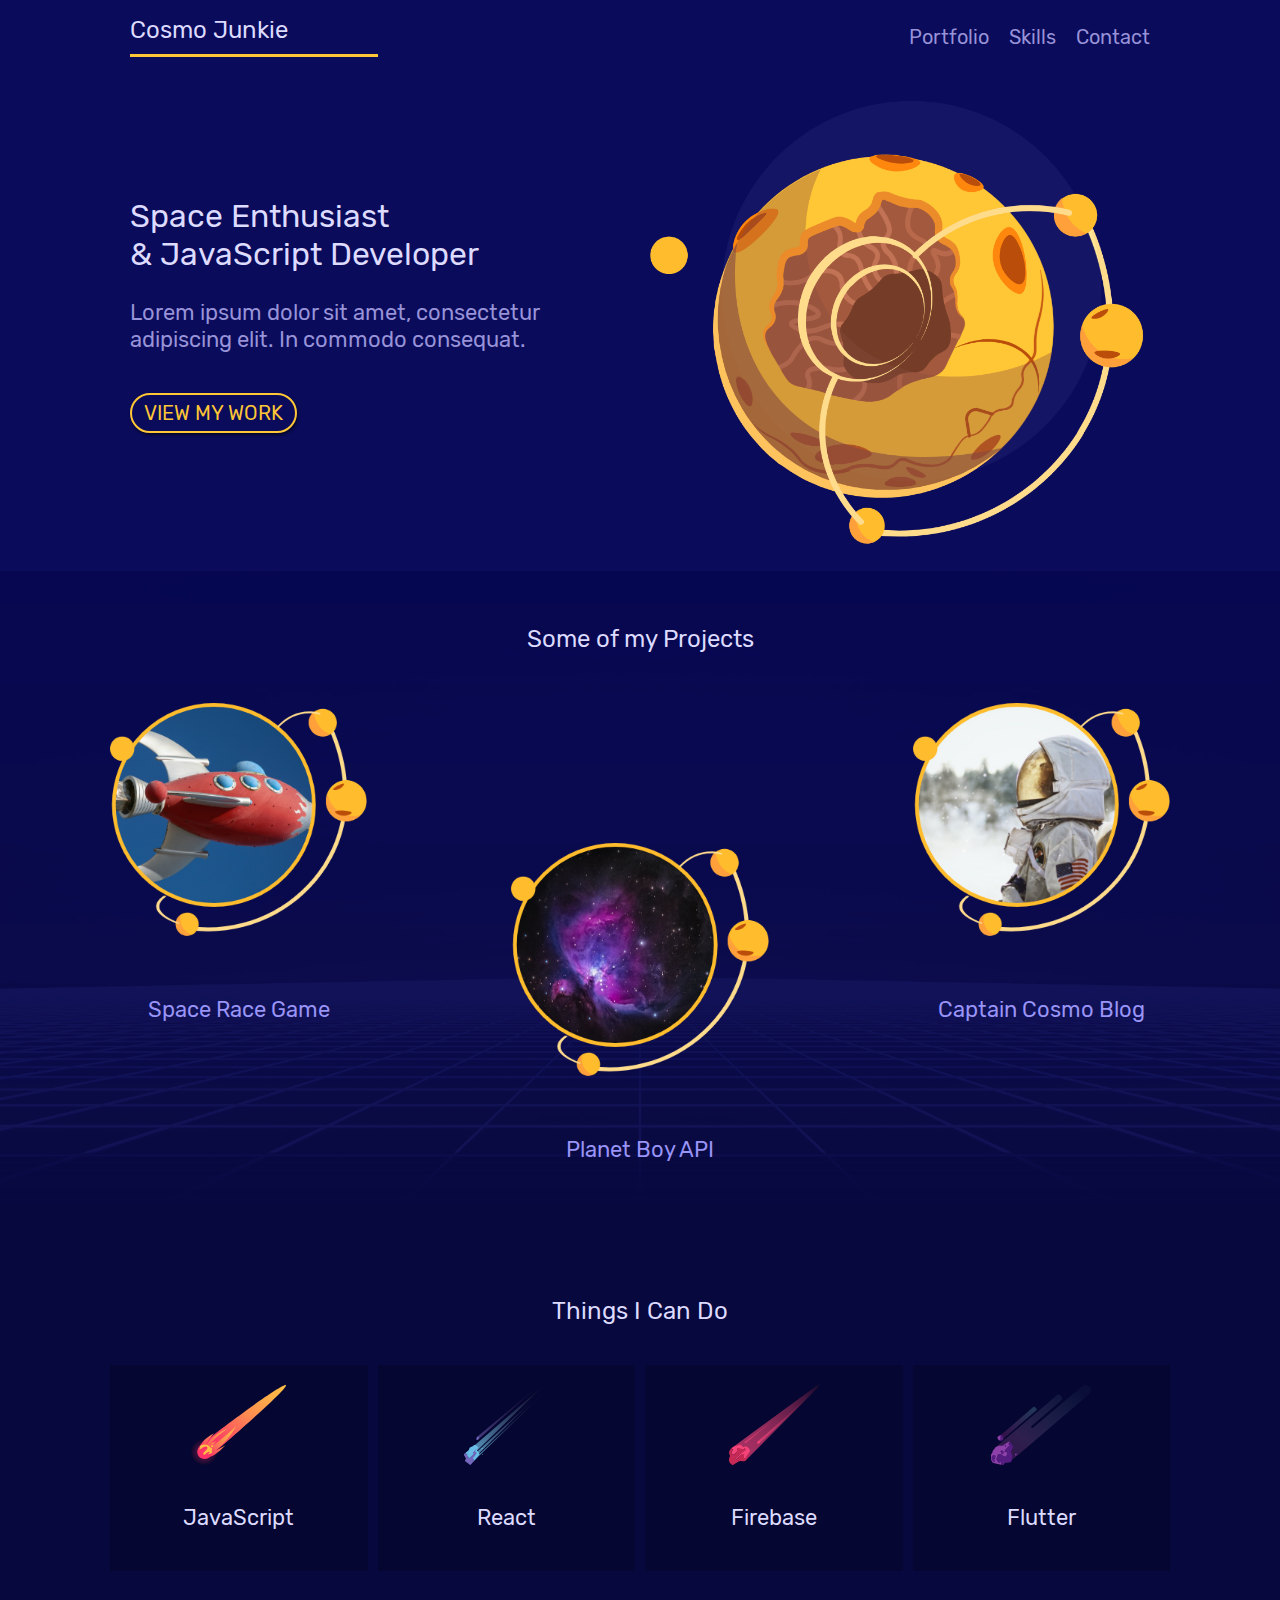
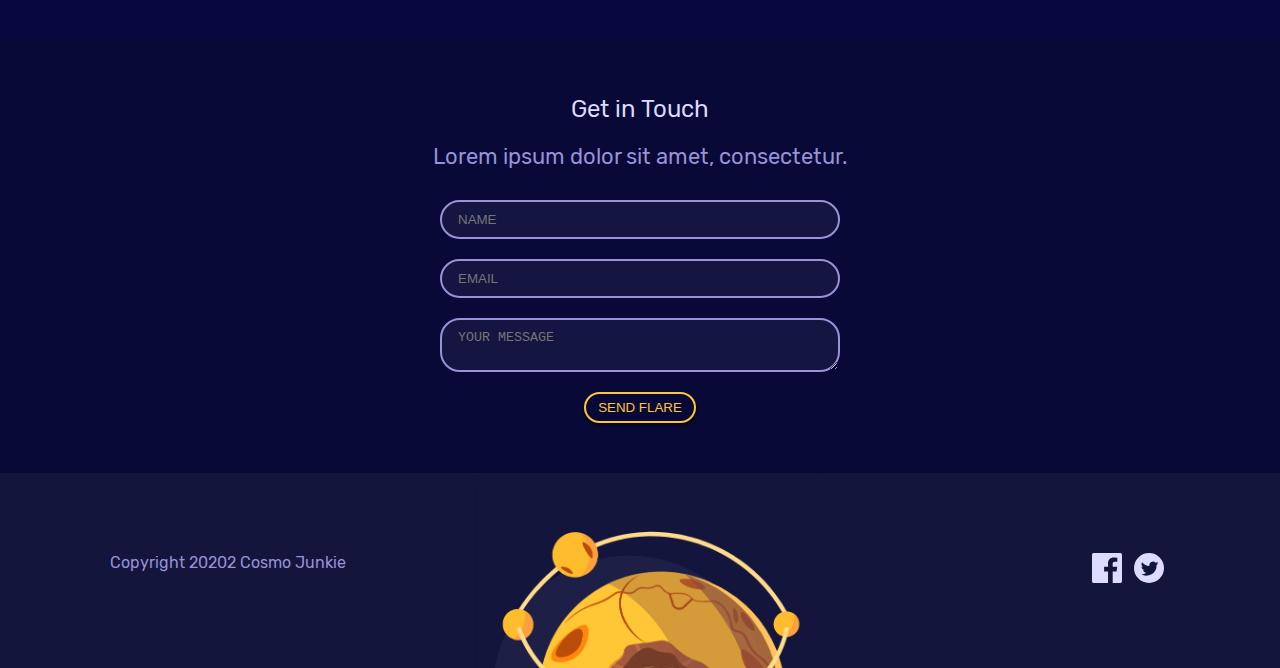
<file: CosmoJunkie Project/index.html>
<html lang="en">
<head>
    <meta charset="UTF-8">
    <meta name="viewport" content="width=device-width, initial-scale=1.0">
    <title>Cosmo Junkie</title>
    <link rel="stylesheet" href="styles.css">
</head>
<body>
    
    <nav class="site-nav grid">
        <h1>Cosmo Junkie</h1>
        <ul>
            <li><a href="#portfolio">Portfolio</a></li>
            <li><a href="#skills">Skills</a></li>
            <li><a href="#contact">Contact</a></li>
        </ul>
    </nav>

    <section id="welcome" class="grid">
        <div class="welcome-text">
            <h2>Space Enthusiast<br/>& JavaScript Developer</h2>
            <p class="leading">Lorem ipsum dolor sit amet, consectetur adipiscing elit. In commodo consequat.</p>
            <a href="#portfolio" class="button">View my Work</a>
        </div>
        <div class="welcome-img">
            <img src="assets/banner_image.png" alt="pic of planet">
        </div>
    </section>
    <section id="portfolio">
        <h3>Some of my Projects</h3>
        <div class="projects grid">
            <a href="#">
                <img src="assets/project_1.png" alt="space race img">
                <h4>Space Race Game</h4>
            </a>
            <a href="#">
                <img src="assets/project_2.png" alt="planet boy img">
                <h4>Planet Boy API</h4>
            </a>
            <a href="#">
                <img src="assets/project_3.png" alt="captain cosmo blog img">
                <h4>Captain Cosmo Blog</h4>
            </a>
        </div>
    </section>
    <section id="skills"> 
        <h3>Things I Can Do</h3>
        <ul class="grid">
            <li>
                <img src="assets/comet_1.svg" alt="comet">
                <h4>JavaScript</h4>
            </li>
            <li>
                <img src="assets/comet_2.svg" alt="comet">
                <h4>React</h4>
            </li>
            <li>
                <img src="assets/comet_3.svg" alt="comet">
                <h4>Firebase</h4>
            </li>
            <li>
                <img src="assets/comet_4.svg" alt="comet">
                <h4>Flutter</h4>
            </li>
        </ul>
    </section>
    <section id="contact">
        <h3>Get in Touch</h3>
        <p class="leading">Lorem ipsum dolor sit amet, consectetur.</p>
        <form>
            <input type="text" placeholder="NAME">
            <input type="text" placeholder="EMAIL">
            <textarea placeholder="YOUR MESSAGE"></textarea>
            <button class="button">Send Flare</button>
        </form>
    </section>
    <footer>
        <div class="grid">
            <p class="copyright">Copyright 20202 Cosmo Junkie</p>
            <ul class="social">
                <li><a href=""><img src="assets/icon_fb.svg" alt="facebook"></a></li>
                <li><a href=""><img src="assets/icon_tw.svg" alt="twitter"></a></li>
            </ul>
        </div>
    </footer>

</body>
</html>
</file>
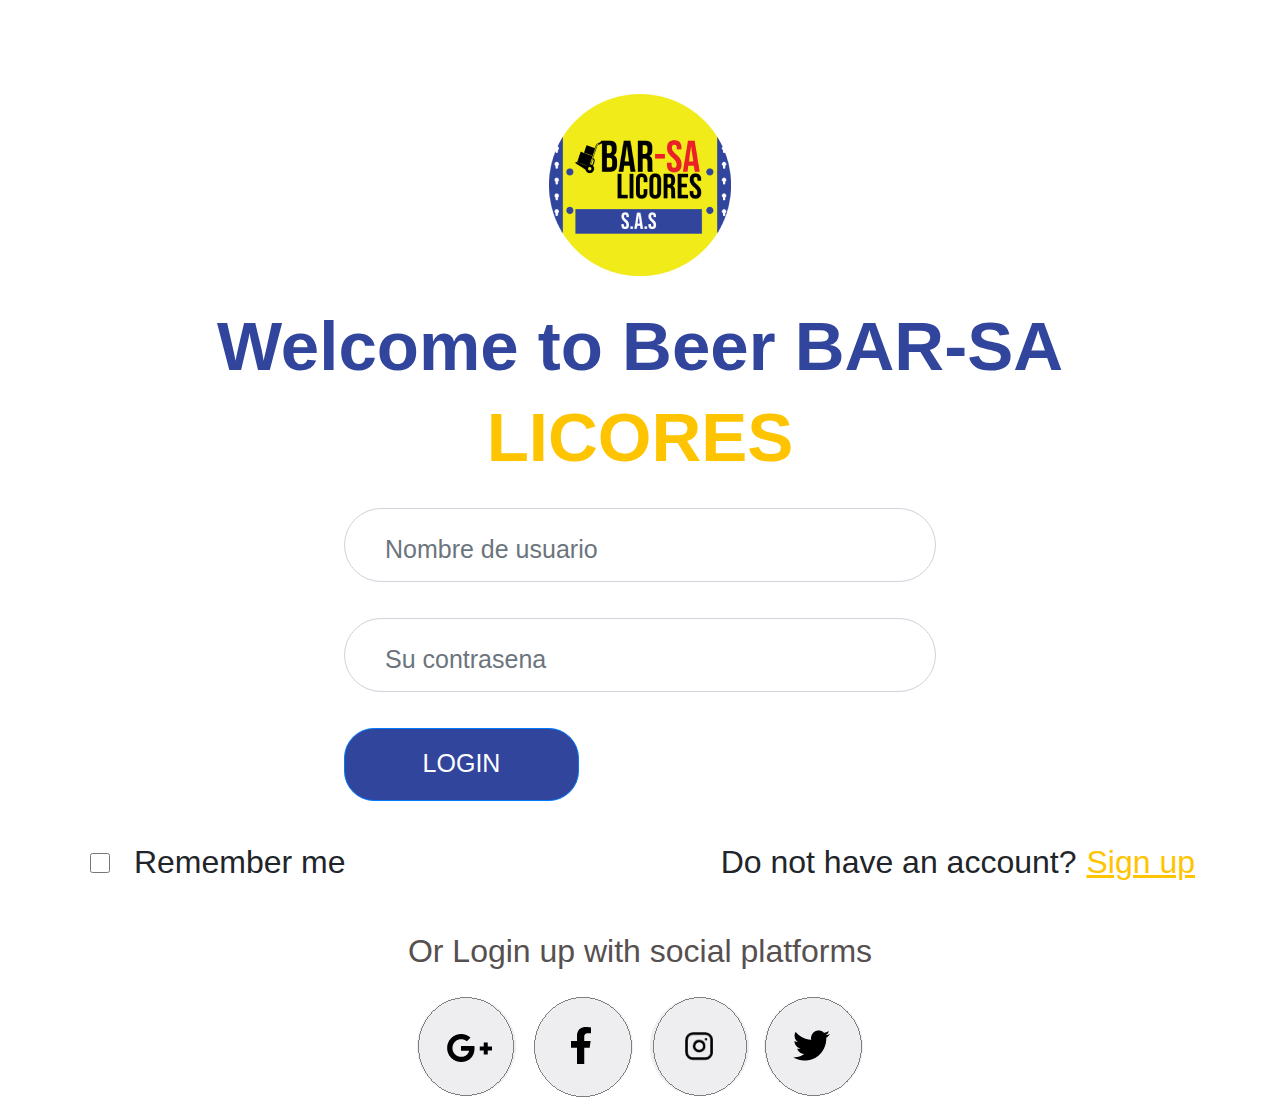
<file: Licores Landing page/index.html>
<!DOCTYPE html>
<html>
<head>

  <title>Beer BAR-SA LICORES</title>

  <meta charset="UTF-8">
  <meta name="viewport" content= "width=device-width, initial-scale=1.0">
  <link rel="stylesheet" href="https://maxcdn.bootstrapcdn.com/font-awesome/4.7.0/css/font-awesome.min.css">
  <link rel="stylesheet" href="https://stackpath.bootstrapcdn.com/bootstrap/4.5.0/css/bootstrap.min.css">
  <link rel="stylesheet" href="styles.css">
</head>
<body>

  <div class="container">

    <header>
      <img src="images/Logo.png" alt="Logo">
      <h1>Welcome to Beer <span>bar-sa</span></h1>
      <h1 class="capital">licores</h1>
    </header>

    <form method="post">
      <div class="form-group login-group">
        <input type="email" class="form-control" id="emailId" placeholder="Nombre de usuario">
      </div>
      <div class="form-group login-group">
        <input type="password" class="form-control" id="password" placeholder="Su contrasena">
      </div>
      <div class="login-group">
        <button type="submit" class="btn btn-primary">login</button>
      </div>
      <div class="d-flex justify-content-between">
        <div class="form-group form-check" id="remember">
          <input type="checkbox" class="form-check-input" id="rememberMe"><span class="checkmark"></span>
          <label class="form-check-label" for="rememberMe">Remember me</label>
        </div>
        <div class="form-group sign-up">
          Do not have an account?<a href="#">Sign up</a>
        </div>
      </div>
    </form>

    <footer>
      <p>Or Login up with social platforms</p>
      <div id="social">
        <a class="googleplusBtn smGlobalBtn" href="#" ><img src="images/googlePlus.png" alt="Logo"></a>
        <a class="facebookBtn smGlobalBtn" href="#" ><img src="images/facebook.png" alt="Logo"></a>
        <a class="instaBtn smGlobalBtn" href="#" ><img src="images/instagram.png" alt="Logo"></a>
        <a class="twitterBtn smGlobalBtn" href="#" ><img src="images/twitter.png" alt="Logo"></a>
      </div>
    </footer>

  </div>

</body>
</html>
</file>
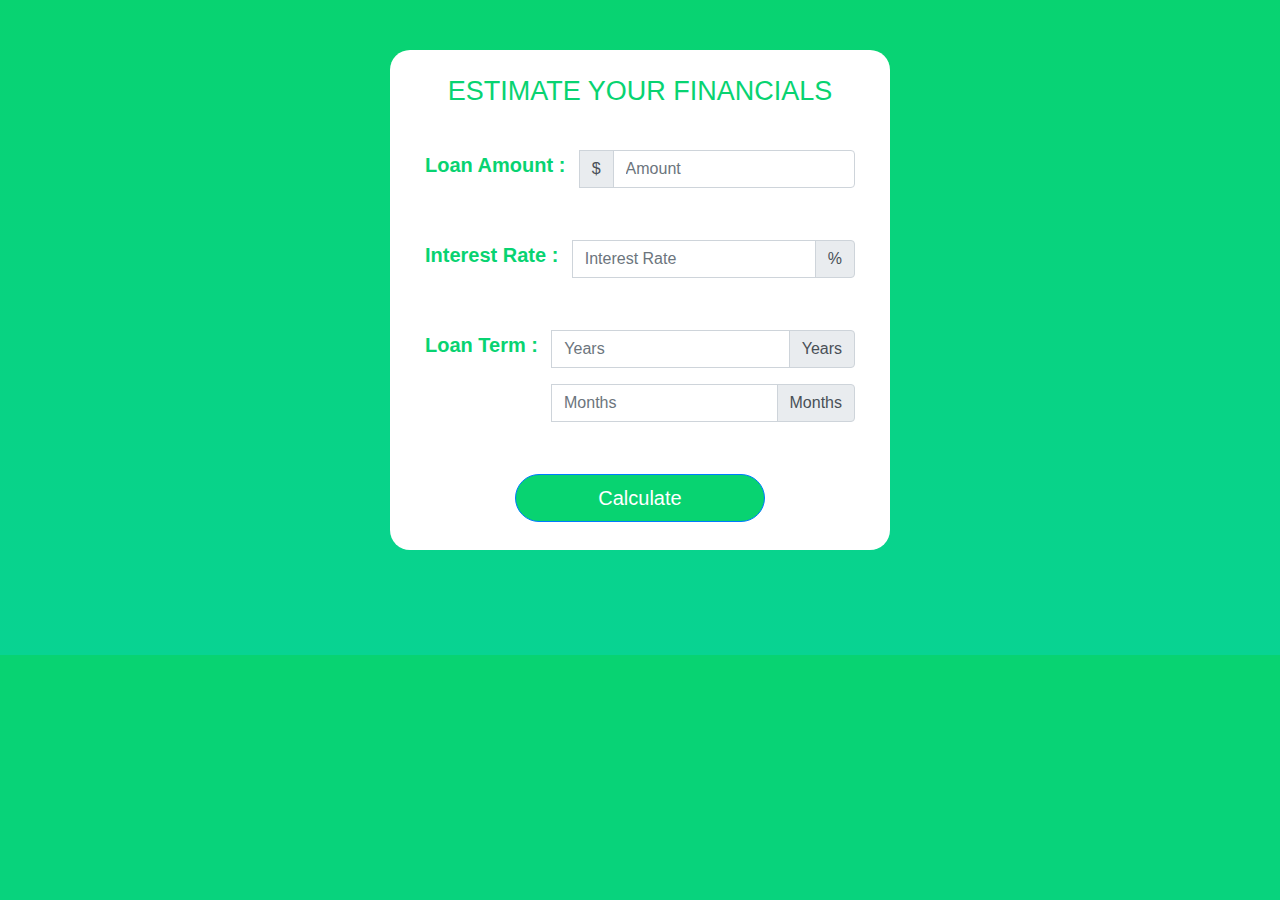
<file: Loan Calculator (basic)/index.html>
<!DOCTYPE html>
<html>
<head>

  <title>Loan Calculator</title>

  <meta charset="UTF-8">
  <meta name="viewport" content= "width=device-width, initial-scale=1.0">
  <!-- <link rel="stylesheet" href="https://maxcdn.bootstrapcdn.com/bootstrap/4.0.0/css/bootstrap.min.css" integrity="sha384-Gn5384xqQ1aoWXA+058RXPxPg6fy4IWvTNh0E263XmFcJlSAwiGgFAW/dAiS6JXm" crossorigin="anonymous">
  <link rel="stylesheet" href="https://stackpath.bootstrapcdn.com/bootstrap/4.5.0/css/bootstrap.min.css">
  <link rel="stylesheet" href="https://maxcdn.bootstrapcdn.com/font-awesome/4.7.0/css/font-awesome.min.css">
  <script src="https://cdn.jsdelivr.net/npm/chart.js@2.9.3/dist/Chart.min.js"></script>
  <script src="https://code.jquery.com/jquery-3.5.1.min.js"></script>
  <script src="https://cdn.jsdelivr.net/npm/popper.js@1.16.0/dist/umd/popper.min.js"></script>
  <script src="https://stackpath.bootstrapcdn.com/bootstrap/4.5.0/js/bootstrap.min.js"></script>
  <script src="https://kit.fontawesome.com/89a5eeb648.js" crossorigin="anonymous"></script>-->

  <link rel="stylesheet" href="https://stackpath.bootstrapcdn.com/bootstrap/4.5.0/css/bootstrap.min.css">
  <link rel="stylesheet" href="https://maxcdn.bootstrapcdn.com/font-awesome/4.7.0/css/font-awesome.min.css">
  <link rel="stylesheet" href="styles.css">
  <!-- <script src="scripts.js"></script> -->
  <script src="validation.js"></script>
</head>
<body>

  <div class="container">
    <section id="section-1">
        <h1>Estimate your Financials</h1>
    </section>

    <section id="section-2">
      <form class="needs-validation" id="loanForm">

        <div class="form-group">
          <div class="input-group mb-3 ">
            <div class="input-group-prepend">
              <span class="label-text" for="loanAmount">Loan Amount : </span>&nbsp &nbsp
              <span class="input-group-text" id="basic-addon1">$</span>
            </div>
            <input type="number" class="form-control" id="loanAmount" min="0" max="100000" placeholder="Amount"  aria-describedby="basic-addon1" required>
          </div>
        </div>

        <div class="form-group">
          <div class="input-group mb-3">
            <span class="label-text" for="interestRate">Interest Rate : </span>&nbsp &nbsp
            <input type="number" class="form-control" id="interestRate" min="0" max="100" placeholder="Interest Rate"  aria-describedby="basic-addon2" required>
            <div class="input-group-append">
              <span class="input-group-text" id="basic-addon2">%</span>
            </div>
          </div>
        </div>

        <div class="form-group">
          <div class="input-group mb-3">
            <span class="label-text" for="loanTerm">Loan Term : </span>&nbsp &nbsp
            <input type="number" class="form-control" id="loanTermYr" min="0" max="100" placeholder="Years"  aria-describedby="basic-addon3" required>
            <div class="input-group-append">
              <span class="input-group-text" id="basic-addon3">Years</span>
            </div>
          </div>
          <div class="input-group mb-3">
            <pre>               </pre>
            <input type="number" class="form-control" id="loanTermMnt" min="0" max="1200" placeholder="Months"  aria-describedby="basic-addon4" required>
            <div class="input-group-append">
              <span class="input-group-text" id="basic-addon4">Months</span>
            </div>
          </div>
        </div>


        <div class="form-group">
          <button type="button" class="btn btn-primary btn-lg btn-block" onclick="calculate()">Calculate</button>
        </div>

      </form>
    </section>

    <section id ="section-3" style="display:none;" >

      <div class="container">
        <h1>Your Financial Result</h1>

        <div class="result">
          <p class="text" >Loan Amount : $ <span id="displayLoanAmount"></span></p>
        </div>

        <div class="result">
          <p class="text">Interest Rate : <span id="displayInterestRate"></span> %</p>
        </div>

        <div class="result">
          <p class="text">Loan Term : <span id="displayTermYr"></span> Years <span id="displayTermMnt"></span> Months</p>
        </div>

        <div class="box">
          <div class="resultInt">
            <p class="text" >Interest : <span id="displayInterest"></span></p>
          </div>

          <div class="resultTotal">
            <p class="text" >Total</p>
            <p class="number" id="displayTotal"></p>
          </div>
        </div>

        <!-- <div class="result4">
          <div>
            <div id="legend"></div>
            <canvas id="myChart"></canvas>
          </div>
          <script src="pieChart.js" charset="utf-8"></script>
        </div> -->

        <div class="result5">
          <button type="button" class="btn btn-primary btn-lg btn-block" onclick="resetForm()">Back</button>
        </div>
      </div>

    </section>

  </div>

</body>
</html>
</file>
<file: Licores Landing page/styles.css>
@media screen and (max-width:991px) {
  header h1{
    font-size: 55px !important;
  }
  .justify-content-between{
    font-size: 28px !important;
    margin-left: auto !important;
    margin-right: auto !important;
  }
  footer p{
    font-size: 28px !important;
  }
}
@media screen and (max-width:767px) {
  header h1{
    font-size: 40px !important;
  }
  .login-group{
      width: 412px !important;
      margin-left: auto !important;
      margin-right: auto !important;
      padding: 10px !important;
  }
  input::placeholder{
    font-size: 20px !important;
  }

  input[type=email],input[type=password]{
    font-size:30px !important;
    padding-left: 30px !important;
  }
  button[type=submit]{
    width: 185px !important;
    height: 53px !important;
    border-radius: 20px !important;
    font-size: 20px !important;
  }
  .justify-content-between{
    display: inline !important;
    text-align: center !important;
    width: 412px !important;
    margin-left: auto !important;
    margin-right: auto !important;
  }
  #remember{
    text-align: left !important;
    padding-left: 20px !important;
    width: 412px !important;
    margin-left: auto !important;
    margin-right: auto !important;
  }

}
@media screen and (max-width:508px) {
  header img{
    width: 30% !important;

  }
  header h1{
    font-size: 30px !important;
  }
  .login-group{
      width: 350px !important;
      margin-left: auto !important;
      margin-right: auto !important;
  }
  input::placeholder{
    font-size: 20px !important;
  }

  input[type=email],input[type=password]{
    font-size:25px !important;
    padding-left: 30px !important;
  }
  button[type=submit]{
    width: 135px !important;
    padding-bottom: 10px;
  }
  .justify-content-between{
    font-size: 20px !important;
    display: inline !important;
    text-align: center !important;
    width: 352px !important;
    margin-left: auto !important;
    margin-right: auto !important;
  }
  #remember{
    text-align: left !important;
    padding-left: 15px !important;
    width: 352px !important;
    margin-left: auto !important;
    margin-right: auto !important;
  }
  .form-check-input {
    width: 15px !important;
    height: 15px !important;
  }
  footer p{
    font-size: 20px !important;
  }
  .smGlobalBtn {
    margin: 5px !important;
  }
  a img{
    margin-bottom: 10px !important;
  }
}
@media screen and (max-width:507px) {
  .container{
    margin-top: 94px !important;
    width: 400px !important;
    margin-left: auto !important;
    margin-right: auto !important;
  }
  footer{
    width: 300px !important;
    margin-left: auto !important;
    margin-right: auto !important;
  }
}

.container{
  margin-top: 94px;
}

header img {
  display: block;
  margin-left: auto;
  margin-right: auto;
  padding-bottom: 30px;
}

header h1{
  text-align: center;
  color: #31459D;
  font-size: 69px;
  font-weight: bold;
}

header h1 span {
  text-transform: uppercase;
}

.capital{
  text-transform: uppercase;
  color: #FFC400;
  padding-bottom: 10px;
}

.login-group{
    width: 612px;
    margin-left: auto;
    margin-right: auto;
    padding: 10px;
}

input::placeholder{
  font-size: 25px;
}

input[type=email],input[type=password]{
  border-radius: 50px;
  margin-left: auto;
  margin-right: auto;
  font-size: 40px;
  padding-left: 40px;
}

button[type=submit]{
  width: 235px;
  height: 73px;
  border-radius: 30px;
  background-color: #31459D;
  text-transform: uppercase;
  font-size: 25px;
}

.justify-content-between{
  padding-top: 27px;
  font-size: 32px;
}

.form-check-input {
  position: inherit;
  width: 30px;
  height: 20px;
}

.form-check-label{
  padding-left: 10px;
}

.sign-up a{
  padding-left: 10px;
  color: #FFC400;
  text-decoration: underline;
}

footer{
  width: 500px;
  margin-left: auto;
  margin-right: auto;
}

footer p{
  padding-top: 25px;
  color: #575050;
  font-size: 32px;
  text-align: center;
}

#social {
  margin: 20px 10px;
  text-align: center;
}

.smGlobalBtn {
    margin: 5px;
}
</file>
<file: Loan Calculator (basic)/styles.css>
@media screen and (max-width:453px) {
  .container{
    height: 550px !important;
  }
}

@media screen and (max-width:453px) {
  h1{
    font-size: 23px !important;
  }
  .label-text{
    font-size: 18px !important;
  }
  #section-3{
    font-size: 20px !important;
  }
  #displayTotal{
    font-size: 21px !important;
  }
  .btn{
    width: 200px !important;
    margin: auto !important;
  }

}



body{
  background-image: linear-gradient(#08D371 , #08D392);
  height: 605px;

}

.container{
  height: 500px;
  max-width: 500px;
  background-color: white;
  margin: auto;
  margin-top: 50px;
  color: #08D371;
  border-radius: 20px;
  padding-left: 35px;
  padding-right: 35px;
}

h1{
  font-size: 27px;
  text-transform: uppercase;
  text-align: center;
  padding-top: 25px;
  padding-bottom: 25px;
}

.label-text{
  font-size: 20px;
}

.form-group{
  padding-top: 10px;
  padding-bottom: 10px;
  margin-left: auto;
}

.btn{
  background-color: #08D371;
  color: white;
  border-radius: 25px;
  width: 250px;
  margin: auto;
}

.btn:hover{
  background-color: #08D371;
  color: white;
}

#section-3{
  font-size: 20px;
  padding-bottom: 20px;
}

span{
  font-weight: bold;
}

.resultInt, .resultTotal{
  text-align: center;
}

.resultTotal{
  font-size: 25px;
  font-weight: bold;
}

.box{
  border: 1px solid;
  border-radius: 5px;
  border-color: #08D371;
  padding : 10px;
  margin-bottom: 20px;
  background-image: linear-gradient(#08D371 , #08D392);
  color: white;
}

.resultTotal.text{
  text-decoration: underline;
}

#displayTotal{
  font-size: 27px;
}
</file>
<file: CosmoJunkie Project/styles.css>
/* variables */
:root{
    --primary : #FFC636;
    --secondary : #0A0B5B;
}
/* reset */
body,p,a,ul,li{
    margin: 0;
    padding: 0;
    text-decoration: none;
}
li{
    list-style-type: none;
}

/* base styles */
body{
    background: var(--secondary);
    overflow-x: hidden;
    font-family: 'Rubik Regular';
}
.button{
    background: none;
    border: 2px solid var(--primary);
    color: var(--primary);
    padding: 6px 12px;
    border-radius: 20px;
    text-transform: uppercase;
    box-shadow: 1px 2px 3px rgba(0,0,0,0.6);
    display: inline-block;
}
.button:hover{
    color: #222;
    background: var(--primary);
}
input,textarea{
    background: rgba(255,255,255,0.05);
    padding: 10px 16px;
    border-radius: 20px;
    border: 2px solid #9893d8;
    color: #f2f2f2;
}

/* fonts */
@font-face{
    font-family: 'Rubik Regular';
    src: url('assets/fonts/Rubik-Regular.ttf');
}
h1,h2,h3,h4{
    color: #DDDBFF;
    font-weight: normal;
}
p,a,li{
    color: #9893D8;
}
h1,h3{
    font-size: 1.2em;
}
h2{
    font-size: 1.6em;
}
h4{
    font-size: 1.1em;
}
.leading{
    font-size: 1.1em;
}
/* mobile styles */
.grid{
    display: grid;
    grid-template-columns: repeat(8,1fr);
    gap: 10px;
}
.site-nav{
    margin: 0 20px;
}
.site-nav ul{
    display : none;
}
.site-nav h1{
    grid-column: 1/4;
    grid-row: 1;
    padding-bottom: 10px;
    border-bottom: 3px solid var(--primary);
}
#welcome{
    padding: 0 20px 20px 20px;
}
.welcome-text{
    grid-column: 1/6;
}
.welcome-img{
    grid-column: 6/9;
}
.welcome-img img{
    width: 200%;
}
.welcome-text a{
    margin: 20px 0;
}
#portfolio{
    background: url(assets/square_bg.png);
    background-size: cover;
    background-repeat: no-repeat;
    background-position: bottom;
    padding: 30px 20px;
}
#portfolio h3{
    margin-bottom: 0;
    text-align: center;
}
.projects a{
    grid-column: 1/9;
    margin: 20px 0;
    display: flex;
}
.projects a *{
    margin: 0 20px;
    max-width: 40%;
    align-self: center;
}
.projects h4{
    color: #9994f7;
}
#skills {
    padding: 30px 20px;
    background: #07083e;
}
#skills h3{
    text-align: center;
}
#skills ul{
    margin: 40px 0;
}
#skills li{
    padding: 10px;
    background: rgba(0, 0, 0, 0.2);
    grid-column: span 4;
    text-align: center;

}
#skills img{
    height: 80px;
    margin: 10px auto;
}
#contact{
    padding: 30px 20px;
    background: #080936;
}
#contact h3, #contact p{
    text-align: center;
    margin-bottom: 0;
}
#contact form{
    width: 80%;
    max-width: 400px;
    margin: 20px auto;
    text-align: center;
}
#contact input, #contact textarea{
    width: 100%;
    margin: 10px 0;
}
#contact .button{
    margin-top: 10px;
}
footer{
    padding: 30px 20px;
    background-color: #14153D;
    background-image: url(assets/footer_image.png);
    background-size: 40%;
    background-repeat: no-repeat;
    background-position: top center;
}
footer .copyright{
    grid-column: 1/3;
    font-size: 0.8em;
}
footer .social{
    grid-column: 7/9;
    display: flex;
    justify-content: flex-end;
}
footer li{
    margin: 0 6px;
}
footer img{
    width: 20px;
}
/* small tablet styles */
@media screen and (min-width: 620px){
    .welcome-text{
        grid-column: 1/5;
    }
    .welcome-img{
        grid-column: 5/9;
    }
    .welcome-img img{
        width: 100%;
    }
    .projects{
        margin-top: 40px;
    }
    .projects a{
        grid-column: span 4;
        display: block;
        margin: 20px 0;
    }
    .projects a:last-child{
        grid-column: 3/7;
    }
    .projects a *{
        margin: 10px 20%;
        max-width: 60%;
    }
    .projects h4{
        text-align: center;
    }
    #skills{
        padding: 30px 100px;
    }
    footer{
        background-size: 20%;
    }
}

/* large tablet and laptop styles */
@media screen and (min-width: 960px){

    body{
        font-size: 18px;
    }
    .grid{
        width: 100%;
        max-width: 1060px;
        margin: 0 auto;
        box-sizing: border-box;
    }
    .leading{
        margin: 20px 0;
    }
    .site-nav{
        padding: 0 20px;
    }
    .site-nav h1{
        grid-column: 1/3;
    }
    .site-nav ul{
        display: flex;
        grid-column: 6/9;
        justify-content: flex-end;
        align-self: center;
    }
    .site-nav li{
        margin-left: 20px;
    }
    .welcome-text{
        align-self: center;
    }
    .welcome{
        padding-bottom: 40px;
    }
    .projects a:nth-child(1){
        grid-column: 2/4;
    }
    .projects a:nth-child(2){
        grid-column: 4/6;
        padding-top: 140px;
    }
    .projects a:nth-child(3){
        grid-column: 6/8;
    }
    .projects a *{
        max-width: 80%;
        margin: 10px 10%;
    }
    #skills{
        padding: 30px 20px;
    }
    #skills ul{
        margin: 40px auto;
    }
    #skills li{
        grid-column: span 2;
    }
    footer{
        padding: 40px 20px;
        background-size: 25%;
    }
}

/* desktop styles */
@media screen and (min-width: 1200px){

    body{
        font-size: 20px;
    }
    #welcome #portfolio #skills #contact {
        padding: 90px 0;
    }
    .projects a:nth-child(1){
        grid-column: 1/3;
    }
    
    .projects a:nth-child(3){
        grid-column: 7/9;
    }
    .projects a *{
        max-width: 100%;
        margin: 30px 0;
    }
    footer{
        padding: 80px 0;
        background-size: 30%;
    }
    footer img{
        width: 30px;
    }

}
</file>
